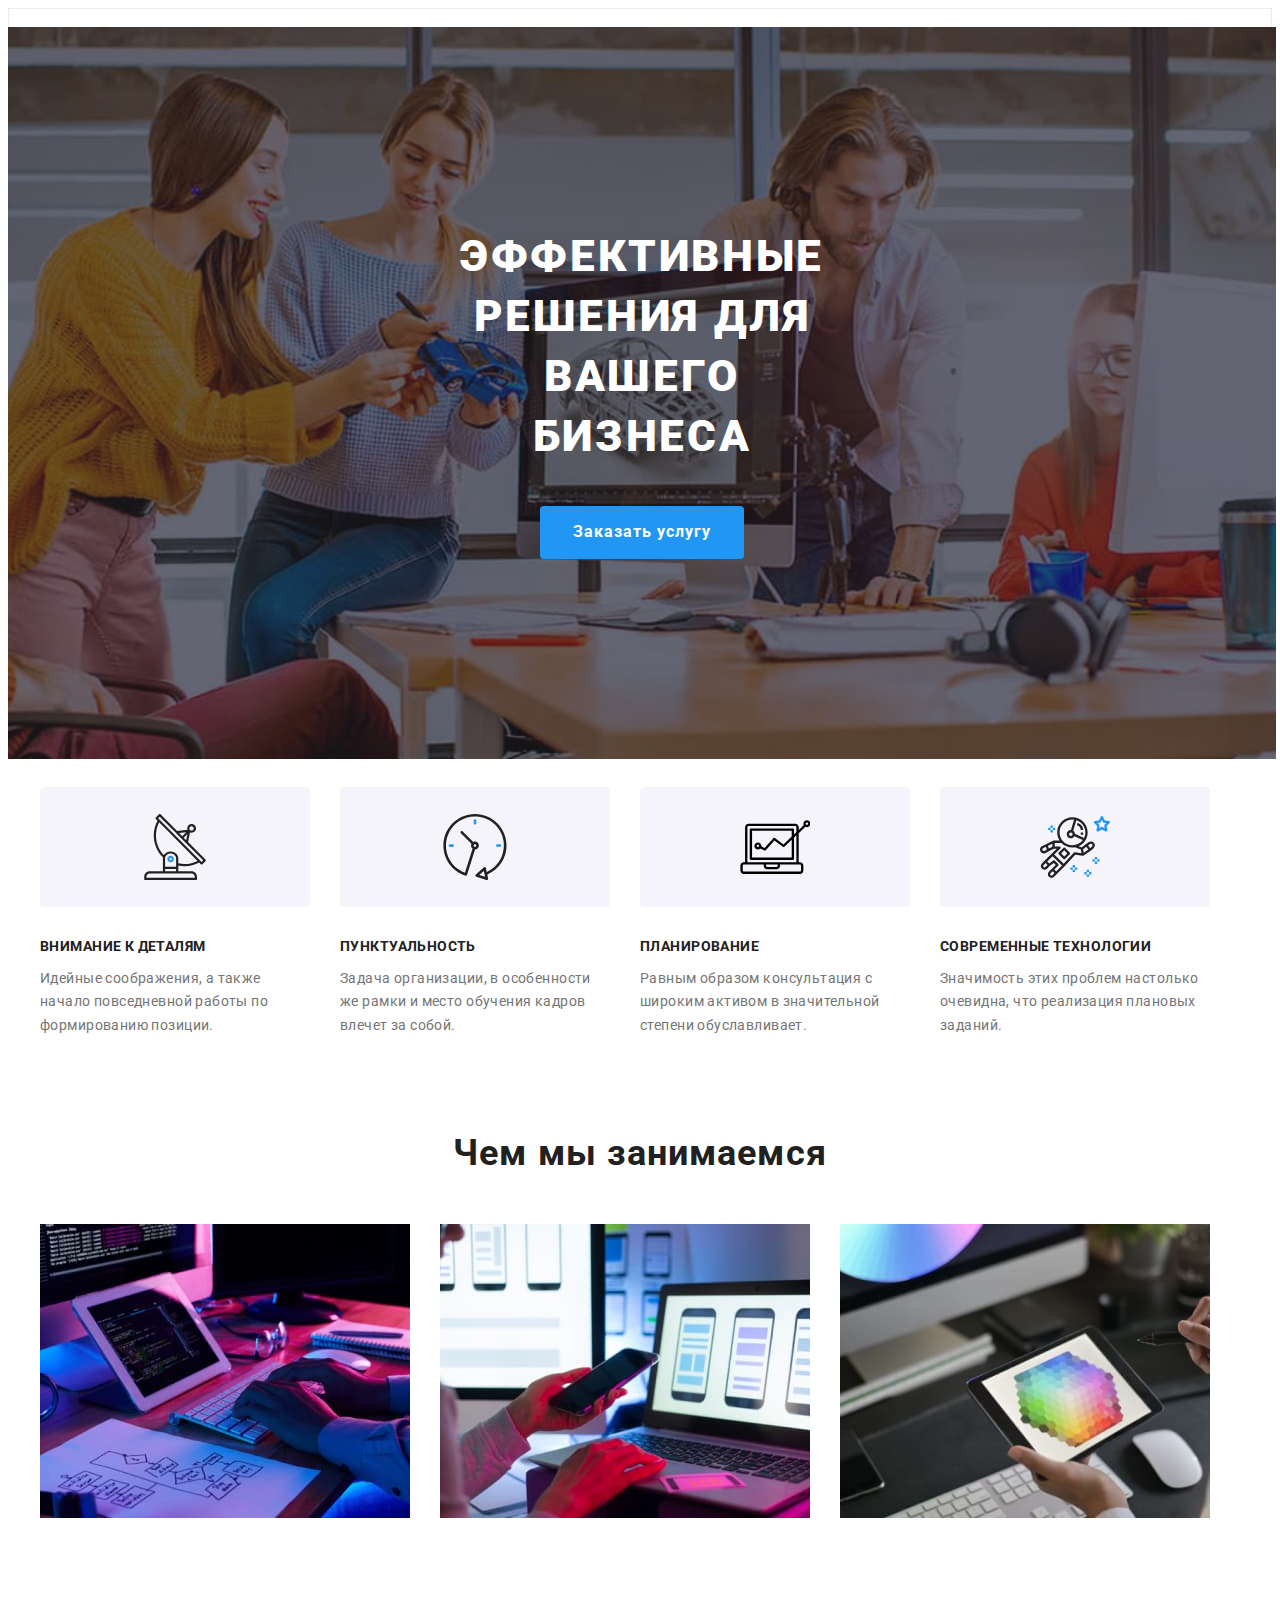
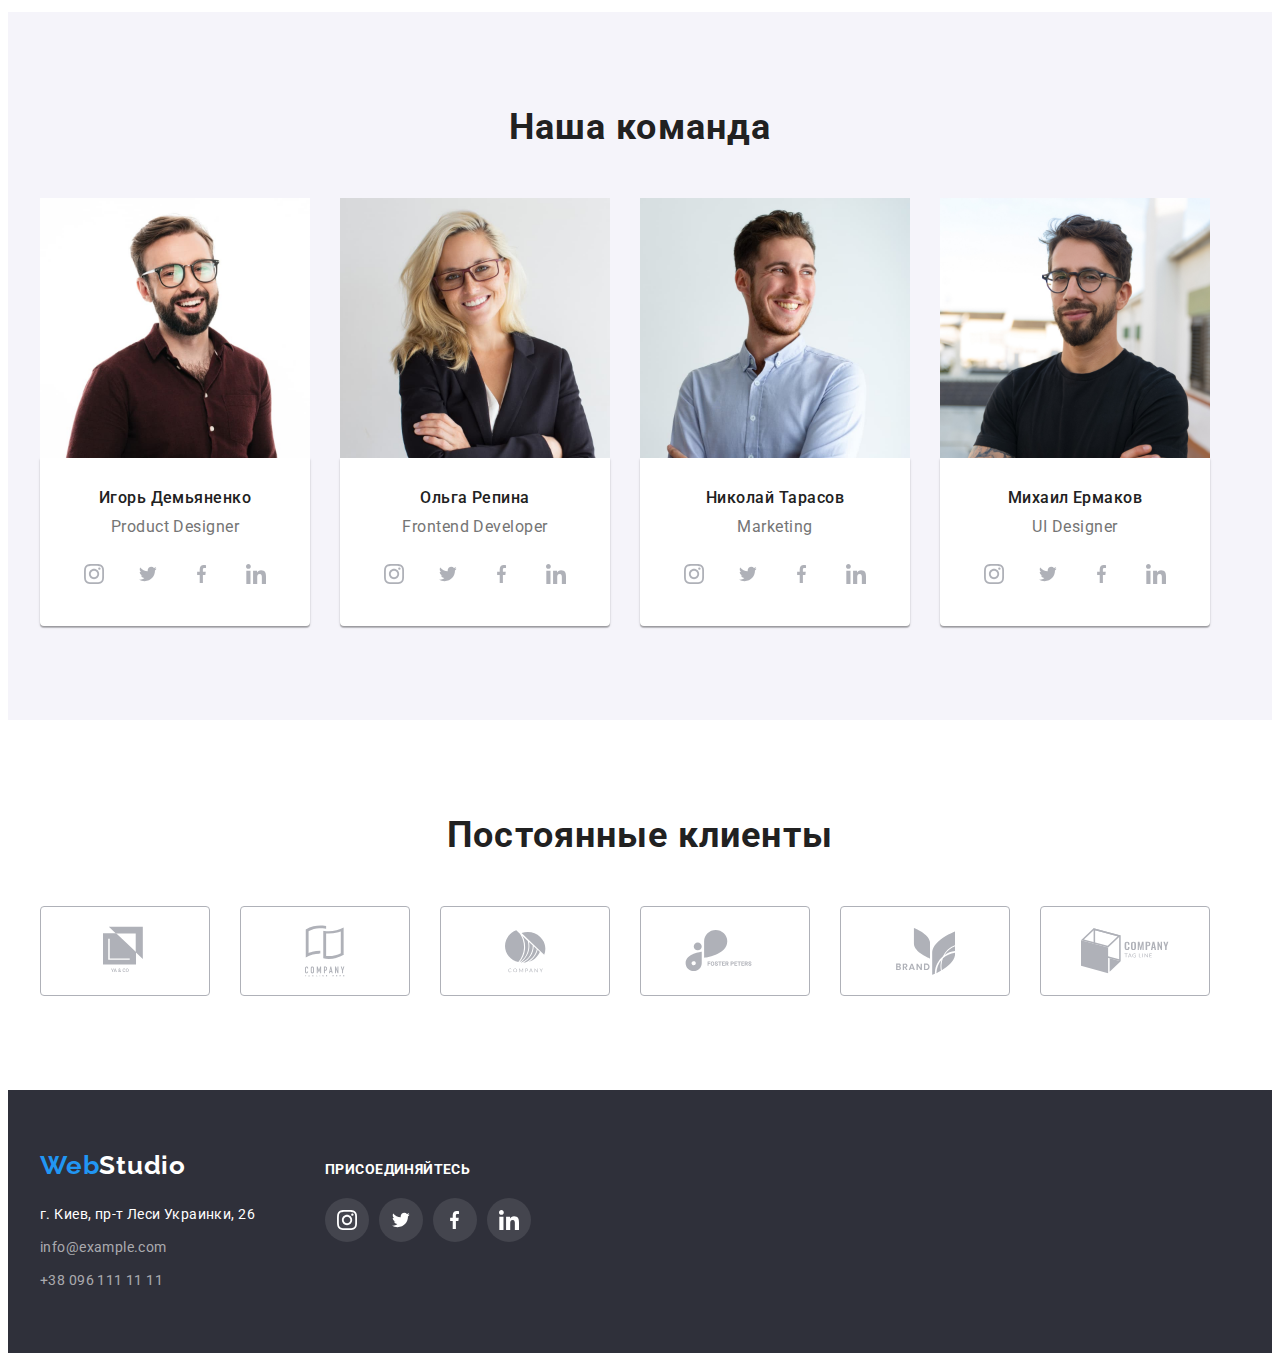
<file: index.html>
<!DOCTYPE html>
<html lang="ru">
<head>
    <meta charset="UTF-8">
    <meta name="viewport" content="width=device-width, initial-scale=1.0">
    <title>home-work-04</title>
    <link rel="preconnect" href="https://fonts.gstatic.com">
<link href="https://fonts.googleapis.com/css2?family=Raleway:wght@700&family=Roboto:wght@400;500;700;900&display=swap" rel="stylesheet">
<link rel="stylesheet" href="https://cdnjs.cloudflare.com/ajax/libs/modern-normalize/1.0.0/modern-normalize.min.css" integrity="sha512-ISS7cAi1PEhQ8jnbJpJZMd29NlhNj4AWYyLOSp2CE/CsHxTCu+r+t0D2yoJudVrd0/8fTVPUVDzY5Tvli75u/g==" crossorigin="anonymous" />
<!-- <link rel="stylesheet" href="./css/styles.css"> -->
    <link rel="stylesheet" href="./css/styles.css">

</head>
<body>
    
    <header class="contacts">        
    <!--Логотип-->
    <div class="container"> 
    <nav class="top-contacts">
       <a class="logo" href="#"><span class="first-part">Web</span><span class="second-part">Studio</span></a> 
       <!--Навигация-->       
        <ul class="site-nav">
            <li class="item"><a class="current-link" href="./index.html">Студия</a></li>
            <li class="item"><a class="link" href="./portfolio.html">Портфолио</a></li>
            <li class="item"><a class="link" href="#">Контакты</a></li>              
        </ul>
     </nav>
<ul class="auth-nav">
    
        <li class="top">
            <a class="link" href="mailto:info@devstudio.com">
                <svg class="top-icon" width="16px" height="12px">
                <use href="./images/symbol-defs.svg#.iconenvelope"></use>
            </svg>info@devstudio.com
        </a>
        </li>        
        <li class="top">           
            <a class="link our-contacts" href="tel:+380961111111">
                <svg class="top-icon" width="10px" height="16px">
                <use href="./images/symbol-defs.svg#.iconphone"></use>
            </svg>+38 096 111 11 11
        </a>        
    </li>
        </ul>
    </div> 

  </header>

   <main>       
             <!--секция-герой-->
             
         <section class="hero">
            <div class="hero-overlay">
        <h1 class="title">Эффективные решения для вашего бизнеса</h1>
        <a class="button" href="#">Заказать услугу</a>
    </div>
    </section>  
          
       <section class="review"> 
            <div class="container">
          <ul class="description">
              <li class="item">
                  <div class="review-box">
                <svg class="review-icon" width="66px" height="70px">
                    <use href="./images/symbol-defs.svg#.iconantenna"></use>
                </svg>
                </div>
                  <h3 class="title">Внимание к деталям</h3>
                <p class="content">Идейные соображения, а также начало повседневной работы по формированию позиции.</p>
            </li>
              <li class="item">
                <div class="review-box">
                <svg class="review-icon" width="66px" height="70px">
                    <use href="./images/symbol-defs.svg#.iconclock"></use>
                </svg>
                </div>
                  <h3 class="title">Пунктуальность</h3>
                  <p class="content">Задача организации, в особенности же рамки и место обучения кадров влечет за собой.</p>
              </li>
              <li class="item">
                <div class="review-box">
                <svg class="review-icon" width="70px" height="54px">
                    <use href="./images/symbol-defs.svg#.iconcomputer"></use>
                </svg>
                </div>
                  <h3 class="title">Планирование</h3>
                  <p class="content">Равным образом консультация с широким активом в значительной степени обуславливает.</p>
              </li>
              <li class="item">
                <div class="review-box">
                <svg class="review-icon" width="70px" height="70px">
                    <use href="./images/symbol-defs.svg#.iconastronaut"></use>
                </svg>
                </div>
                  <h3 class="title">Современные технологии</h3>
                  <p class="content">Значимость этих проблем настолько очевидна, что реализация плановых заданий.</p>
              </li>
            </ul>
        </div> 
    </section> 

           <section class="occupation"> 
                      
           <h2 class="exposition-title">Чем мы занимаемся</h2>          
           <ul class="images-list">
               <li class="item"><img src="./images/img(1).jpg" alt="Планшет с html разметкой" width="370" height="294"></li>
               <li class="item"><img src="./images/img(2).jpg" alt="Ноутбук с изображением схем макетов на мобильных устройствах" width="370" height="294"></li>
               <li class="item"><img src="./images/img(3).jpg" alt="Планшет с изображением палитры цветов" width="370" height="294"></li> 
           </ul> 
                  
       </section>  

       <section class="our-team">

           <h2 class="our-team-title">Наша команда</h2>
           <div class="container">
           <ul class="team">
               <li class="clause">
                   <img src="images/ИгорьДемьяненко.jpg" alt="Игорь Демьяненко" width="270" height="260">
                   <div class="information">
                       <h3 class="title">Игорь Демьяненко</h3>
                       <p class="content">Product Designer</p>
                       <ul class="socials">
                       <li class="item">
                           <a class="socials-link" href="#">
                               <svg class="team-icon" width="20px" height="20px">
                                   <use href="./images/symbol-defs.svg#.iconinstagram">
                                </use>
                            </svg>
                        </a>
                        </li>
                        <li class="item">
                            <a class="socials-link" href="#">
                                <svg class="team-icon" width="20px" height="16px">
                                    <use href="./images/symbol-defs.svg#.icontwitter">
                                 </use>
                             </svg>
                         </a>
                         </li>
                         <li class="item">
                            <a class="socials-link" href="#">
                                <svg class="team-icon" width="10px" height="20px">
                                    <use href="./images/symbol-defs.svg#.iconfacebook">
                                 </use>
                             </svg>
                         </a>
                         </li>
                         <li class="item">
                            <a class="socials-link" href="#">
                                <svg class="team-icon" width="20px" height="20px">
                                    <use href="./images/symbol-defs.svg#.iconlinkedin">
                                 </use>
                             </svg>
                         </a>
                         </li>
                    </ul>
                   </div>
                   
               </li>
               <li class="clause">
                   <img src="images/ОльгаРепина.jpg" alt="Ольга Репина" width="270" height="260">
                   <div class="information">
                    <h3 class="title">Ольга Репина</h3>
                    <p class="content">Frontend Developer</p>
                    <ul class="socials">
                        <li class="item">
                            <a class="socials-link" href="#">
                                <svg class="team-icon" width="20px" height="20px">
                                    <use href="./images/symbol-defs.svg#.iconinstagram">
                                 </use>
                             </svg>
                         </a>
                         </li>
                         <li class="item">
                             <a class="socials-link" href="#">
                                 <svg class="team-icon" width="20px" height="16px">
                                     <use href="./images/symbol-defs.svg#.icontwitter">
                                  </use>
                              </svg>
                          </a>
                          </li>
                          <li class="item">
                             <a class="socials-link" href="#">
                                 <svg class="team-icon" width="10px" height="20px">
                                     <use href="./images/symbol-defs.svg#.iconfacebook">
                                  </use>
                              </svg>
                          </a>
                          </li>
                          <li class="item">
                             <a class="socials-link" href="#">
                                 <svg class="team-icon" width="20px" height="20px">
                                     <use href="./images/symbol-defs.svg#.iconlinkedin">
                                  </use>
                              </svg>
                          </a>
                          </li>
                     </ul>
                </div>
               </li>
               <li class="clause">
                   <img src="images/НиколайТарасов.jpg" alt="Николай Тарасов" width="270" height="260">
                   <div class="information">
                    <h3 class="title">Николай Тарасов</h3>
                    <p class="content">Marketing</p>
                    <ul class="socials">
                        <li class="item">
                            <a class="socials-link" href="#">
                                <svg class="team-icon" width="20px" height="20px">
                                    <use href="./images/symbol-defs.svg#.iconinstagram">
                                 </use>
                             </svg>
                         </a>
                         </li>
                         <li class="item">
                             <a class="socials-link" href="#">
                                 <svg class="team-icon" width="20px" height="16px">
                                     <use href="./images/symbol-defs.svg#.icontwitter">
                                  </use>
                              </svg>
                          </a>
                          </li>
                          <li class="item">
                             <a class="socials-link" href="#">
                                 <svg class="team-icon" width="10px" height="20px">
                                     <use href="./images/symbol-defs.svg#.iconfacebook">
                                  </use>
                              </svg>
                          </a>
                          </li>
                          <li class="item">
                             <a class="socials-link" href="#">
                                 <svg class="team-icon" width="20px" height="20px">
                                     <use href="./images/symbol-defs.svg#.iconlinkedin">
                                  </use>
                              </svg>
                          </a>
                          </li>
                     </ul>
                </div>
               </li>
               <li class="clause">
                   <img src="images/МихаилЕрмаков.jpg" alt="Михаил Ермаков" width="270" height="260">
                   <div class="information">
                    <h3 class="title">Михаил Ермаков</h3>
                    <p class="content">UI Designer</p>
                    <ul class="socials">
                        <li class="item">
                            <a class="socials-link" href="#">
                                <svg class="team-icon" width="20px" height="20px">
                                <use href="./images/symbol-defs.svg#.iconinstagram">
                                 </use>
                             </svg>
                         </a>
                         </li>
                         <li class="item">
                             <a class="socials-link" href="#">
                                 <svg class="team-icon" width="20px" height="16px">
                                     <use href="./images/symbol-defs.svg#.icontwitter">
                                  </use>
                              </svg>
                          </a>
                          </li>
                          <li class="item">
                             <a class="socials-link" href="#">
                                 <svg class="team-icon" width="10px" height="20px">
                                     <use href="./images/symbol-defs.svg#.iconfacebook">
                                  </use>
                              </svg>
                          </a>
                          </li>
                          <li class="item">
                             <a class="socials-link" href="#">
                                 <svg class="team-icon" width="20px" height="20px">
                                     <use href="./images/symbol-defs.svg#.iconlinkedin">
                                  </use>
                              </svg>
                          </a>
                          </li>
                     </ul>
                </div>
               </li>
           </ul> 
         </div>   
       </section>
       
       <section class="our-clients">
        <h3 class="title">Постоянные клиенты</h3>
        <div class="container">
        <ul class="standing-customer">
            <li class="item">
                <a class="client-link" href="#">
                    <svg class="customer-icon" width="44px" height="50px">
                        <use  href="./images/symbol-defs.svg#.iconlogo-1"></use>
                    </svg>
                </a>
            </li>
            <li class="item">
                <a class="client-link" href="#">
                    <svg class="customer-icon" width="40px" height="52px">
                        <use href="./images/symbol-defs.svg#.iconlogo-2"></use>
                    </svg>
                </a>
            </li>
            <li class="item">
                <a class="client-link" href="#">
                    <svg class="customer-icon" width="41px" height="43px">
                        <use href="./images/symbol-defs.svg#.iconlogo-3"></use>
                    </svg>
                </a>
            </li>
            <li class="item">
                <a class="client-link" href="#">
                    <svg class="customer-icon" width="80px" height="42px">
                        <use href="./images/symbol-defs.svg#.iconlogo-4"></use>
                    </svg>
                </a>
            </li>
            <li class="item">
                <a class="client-link" href="#">
                    <svg class="customer-icon" width="59px" height="47px">
                        <use href="./images/symbol-defs.svg#.iconlogo-5"></use>
                    </svg>
                </a>
            </li>
            <li class="item">
                <a class="client-link" href="#">
                    <svg class="customer-icon" width="88px" height="46px">
                        <use href="./images/symbol-defs.svg#.iconlogo-6"></use>
                    </svg>
                </a>
            </li>
        </ul>
    </div>

       </section>    
       
           </main> 
   <footer class="contacts-accent">
       <!--Логотип-->
       <div class="container-bottom">  
               
            <div class="adress-part"> 
    <a class="logo column" href="#"><span class="first-part">Web</span><span class="contrast">Studio</span></a>
       
    <address>
        <p class="location">г. Киев, пр-т Леси Украинки, 26</p>        
        <ul class="option">
            <li class="item"><a class="link" href="mailto:info@example.com">info@example.com</a></li>
           <li class="item"><a class="link" href="tel:+380961111111">+38 096 111 11 11</a></li>
        </ul>    
    </address> 
    </div>
     <div class="offer-part"> 
    <h3 class="offer-title">присоединяйтесь</h3>   
        <ul >
            <li class="footer-socials">
                <a class="footer-link" href="#">
                    <svg class="footer-icon" width="20px" height="20px">
                        <use href="./images/symbol-defs.svg#.iconinstagram">
                     </use>
                 </svg>
             </a>
             </li>
             <li class="footer-socials">
                 <a class="footer-link" href="#">
                     <svg class="footer-icon" width="20px" height="16px">
                         <use href="./images/symbol-defs.svg#.icontwitter">
                      </use>
                  </svg>
              </a>
              </li>
              <li class="footer-socials">
                 <a class="footer-link" href="#">
                     <svg class="footer-icon" width="10px" height="20px">
                         <use href="./images/symbol-defs.svg#.iconfacebook">
                      </use>
                  </svg>
              </a>
              </li>
              <li class="footer-socials">
                 <a class="footer-link" href="#">
                     <svg class="footer-icon" width="20px" height="20px">
                         <use href="./images/symbol-defs.svg#.iconlinkedin">
                      </use>
                  </svg>
              </a>
              </li>
         </ul>
        </div> 
</div> 
</footer>
</body>
</html>
</file>
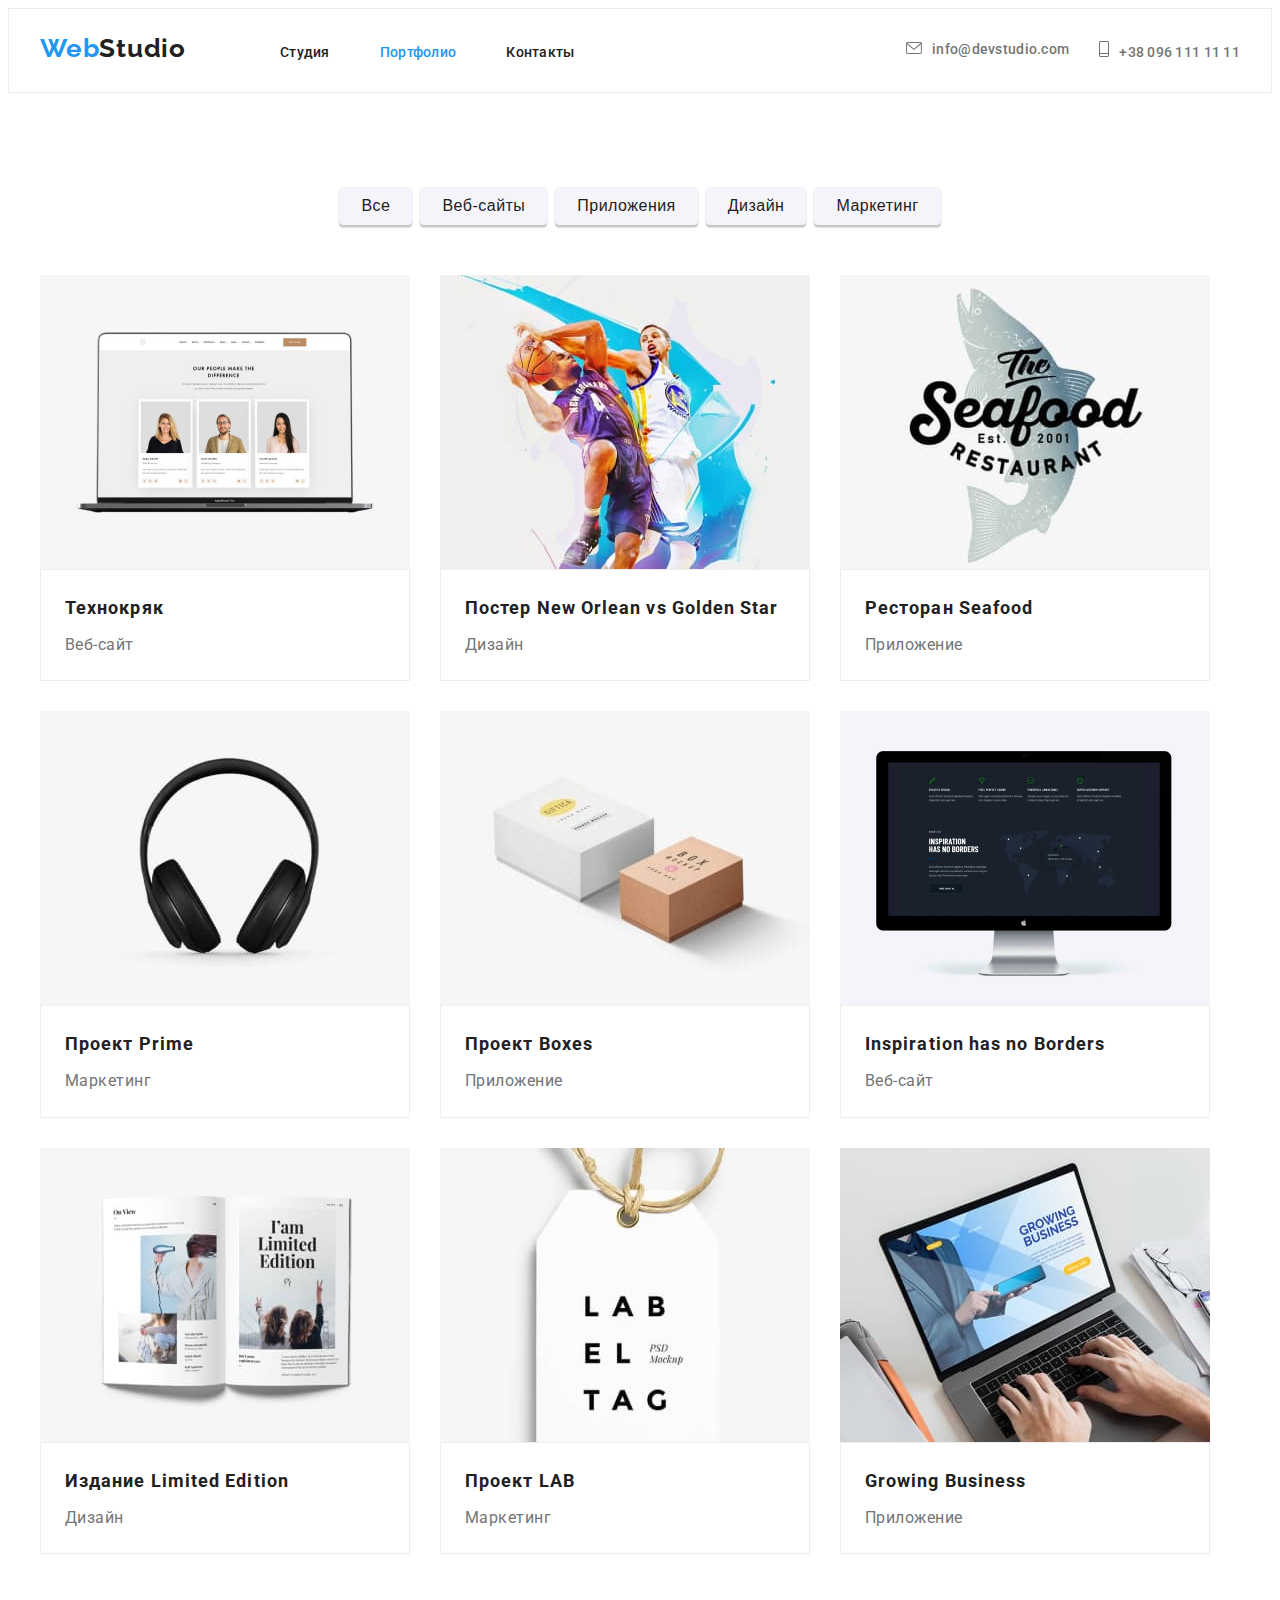
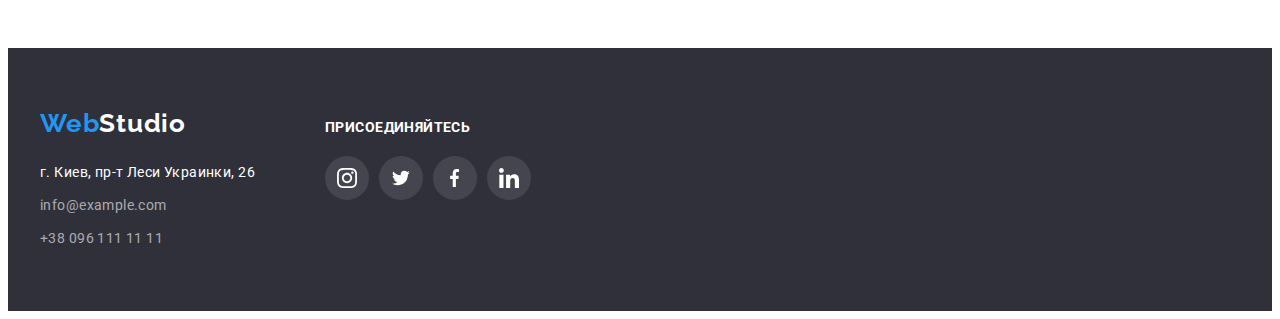
<file: portfolio.html>
<!DOCTYPE html>
<html lang="ru">
<head>
    <meta charset="UTF-8">
    <meta name="viewport" content="width=device-width, initial-scale=1.0">
    <title>home-work-04</title>
    <link rel="preconnect" href="https://fonts.gstatic.com">
<link href="https://fonts.googleapis.com/css2?family=Raleway:wght@700&family=Roboto:wght@400;500;700;900&display=swap" rel="stylesheet">
<link rel="stylesheet" href="https://cdnjs.cloudflare.com/ajax/libs/modern-normalize/1.0.0/modern-normalize.min.css" integrity="sha512-ISS7cAi1PEhQ8jnbJpJZMd29NlhNj4AWYyLOSp2CE/CsHxTCu+r+t0D2yoJudVrd0/8fTVPUVDzY5Tvli75u/g==" crossorigin="anonymous" />
    <link rel="stylesheet" href="./css/styles.css">
</head>
<body>
  
<header class="contacts">    
    <!--Логотип-->
    <div class="container">
        <nav class="top-contacts">
            <a class="logo" href="#"><span class="first-part">Web</span><span class="second-part">Studio</span></a>
            <!--Навигация-->
            <ul class="site-nav">
                <li class="item"><a class="link"  href="./index.html">Студия</a></li>
                <li class="item"><a class="current-link" href="./portfolio.html">Портфолио</a></li>
                <li class="item"><a class="link" href="#">Контакты</a></li>
            </ul>
        </nav>
        <ul class="auth-nav">
    
            <li class="top">                   
                    <a class="link" href="mailto:info@devstudio.com">
                        <svg class="top-icon" width="16px" height="12px">
                        <use href="./images/symbol-defs.svg#.iconenvelope"></use>
                    </svg>info@devstudio.com
                </a>    
                </li>    
            <li class="top">
                    <a class="link our-contacts" href="tel:+380961111111">
                        <svg class="top-icon" width="10px" height="16px">
                        <use href="./images/symbol-defs.svg#.iconphone"></use>
                    </svg>+38 096 111 11 11
                </a>               
            </li>
        </ul>
    </div>
        </header> 

        <main class="project-demonstration">  
            <section class="work-example">  
            <!--<h1>Примеры реализованных проектов</h1>-->
            <div class="example-container">
    <ul class="filter"> 
        <li class="item"><button class="type-button">Все</button></li> 
        <li class="item"><button class="type-button">Веб-сайты</button></li>
        <li class="item"><button class="type-button">Приложения</button></li>
        <li class="item"><button class="type-button">Дизайн</button></li>
        <li class="item"><button class="type-button">Маркетинг</button></li>
    </ul>   
            
        <ul class="example">
            <li class="item">
                <a class="link" href="#">
                <img src="./images/Технокряк.jpg" alt="Ноутбук с изображением членов команды" width="370" height="294">
                <div class="text">
                    <h3 class="title">Технокряк</h3>
                    <p class="content">Веб-сайт</p>
                </div>
                </a>
            </li>
            <li class="item">
                <a class="link" href="#">
                <img src="./images/ПостерNewOrleanvsGoldenStar.jpg" alt="Баскетболисты в процессе игры" width="370" height="294">
                <div class="text">
                    <h3 class="title">Постер New Orlean vs Golden Star</h3>
                    <p class="content">Дизайн</p>
                </div>
                </a>
            </li>
            <li class="item">
                <a class="link" href="#">
                <img src="./images/РесторанSeafood.jpg" alt="Логотип ресторана в виде большой рыбы" width="370" height="294">
                <div class="text">
                    <h3 class="title">Ресторан Seafood</h3>
                    <p class="content">Приложение</p>
                </div>
                </a>
            </li>
                <li class="item">
                    <a class="link" href="#">
                    <img src="./images/ПроектPrime.jpg" alt="Черные наушники" width="370" height="294">
                    <div class="text">
                        <h3 class="title">Проект Prime</h3>
                        <p class="content">Маркетинг</p>
                    </div>
                    </a>
                </li> 
                
                <li class="item">
                    <a class="link" href="#">
                    <img src="./images/ПроектBoxes.jpg" alt="Белая и кремовая коробочки" width="370" height="294">
                    <div class="text">
                        <h3 class="title">Проект Boxes</h3>
                        <p class="content">Приложение</p>
                    </div>
                    </a>
                </li> 
                <li class="item">
                    <a class="link" href="#">
                    <img src="./images/InspirationhasnoBorders.jpg" alt="Монитор компьютера" width="370" height="294">
                    <div class="text">
                        <h3 class="title">Inspiration has no Borders</h3>
                        <p class="content">Веб-сайт</p>
                    </div>
                    </a>
                </li> 
                <li class="item">
                    <a class="link" href="#">
                    <img src="./images/ИзданиеLimitedEdition.jpg" alt="Разворот книги с картинками" width="370" height="294">
                    <div class="text">
                        <h3 class="title">Издание Limited Edition</h3>
                        <p class="content">Дизайн</p>
                    </div>
                    </a>
                </li> 
                <li class="item">
                    <a class="link" href="#">
                    <img src="./images/ПроектLAB.jpg" alt="Лейба для одежды" width="370" height="294">
                    <div class="text">
                        <h3 class="title">Проект LAB</h3>
                        <p class="content">Маркетинг</p>
                    </div>
                    </a>
                </li> 
                <li class="item">
                    <a class="link" href="#">
                    <img src="./images/GrowingBusiness.jpg" alt="НоутбукБ на экране которого открыто приложение" width="370" height="294">
                    <div class="text">
                        <h3 class="title">Growing Business</h3>
                        <p class="content">Приложение</p>
                    </div>
                    </a>
                </li>                             
        </ul> 
    </div>  
</section>    
       </main>
     
<footer class="contacts-accent">
    <!--Логотип-->
    <div class="container-bottom">

        <div class="adress-part">
            <a class="logo column" href="#"><span class="first-part">Web</span><span class="contrast">Studio</span></a>

            <address>
                <p class="location">г. Киев, пр-т Леси Украинки, 26</p>
                <ul class="option">
                    <li class="item"><a class="link" href="mailto:info@example.com">info@example.com</a></li>
                    <li class="item"><a class="link" href="tel:+380961111111">+38 096 111 11 11</a></li>
                </ul>
            </address>
        </div>
        <div class="offer-part">
            <h3 class="offer-title">присоединяйтесь</h3>
            <ul>
                <li class="footer-socials">
                    <a class="footer-link" href="#">
                        <svg class="footer-icon" width="20px" height="20px">
                            <use href="./images/symbol-defs.svg#.iconinstagram">
                            </use>
                        </svg>
                    </a>
                </li>
                <li class="footer-socials">
                    <a class="footer-link" href="#">
                        <svg class="footer-icon" width="20px" height="16px">
                            <use href="./images/symbol-defs.svg#.icontwitter">
                            </use>
                        </svg>
                    </a>
                </li>
                <li class="footer-socials">
                    <a class="footer-link" href="#">
                        <svg class="footer-icon" width="10px" height="20px">
                            <use href="./images/symbol-defs.svg#.iconfacebook">
                            </use>
                        </svg>
                    </a>
                </li>
                <li class="footer-socials">
                    <a class="footer-link" href="#">
                        <svg class="footer-icon" width="20px" height="20px">
                            <use href="./images/symbol-defs.svg#.iconlinkedin">
                            </use>
                        </svg>
                    </a>
                </li>
            </ul>
        </div>
    </div>
</footer>
</body>
</html>
</file>
<file: css/styles.css>
:root {
  --primary-text-color: #757575;
  --title-text-color: #212121;
  --accent-color: #2196f3;
  --title-accent: #ffffff;
  --background-strong-accent: #2f303a;
  --background-sоft-accent: #f5f4fa;
  --background: #ffffff;
  --logo-color: #afb1b8;
  --footer-link: rgba(255, 255, 255, 0.1);
}

a {
  text-decoration: none;
}
body {
  color: var(--primary-text-color);

  font-family: "Roboto", "Raleway", sans-serif;
  font-weight: 400;
  font-size: 14px;
  line-height: 2;
  letter-spacing: 0.03em;
}

h1,
h2,
h3 {
  color: var(--title-text-color);
  margin: 0;
}

ul {
  list-style: none;
  display: flex;
  padding-inline-start: 0px;
  margin: 0px;
}

nav {
  display: flex;
}

img {
  display: block;
  max-width: 100%;
  height: auto;
}

address {
  font-style: normal;
}
p {
  margin: 0;
}

.top-contacts {
  align-items: baseline;
}

.container {
  display: flex;
  width: 1200px;
  padding-left: 15px;
  padding-right: 15px;
  margin-right: auto;
  margin-left: auto;
}

.container-bottom {
  display: flex;
  justify-content: start;
  align-items: baseline;
  width: 1200px;
  padding-left: 15px;
  padding-right: 15px;
  margin-right: auto;
  margin-left: auto;
}

.filter-container {
  display: block;
  width: 1200px;
  padding-left: 15px;
  padding-right: 15px;
  margin-right: auto;
  margin-left: auto;
}

.example-container {
  display: block;
  width: 1200px;
  padding-left: 15px;
  padding-right: 15px;
  margin-right: auto;
  margin-left: auto;
}

.back {
  background-color: var(--background);
}

.back-soft {
  background-color: var(--background-sоft-accent);
}

.hero {
  background-color: var(--background-strong-accent);
  display: flex;
  flex-direction: column;
  align-items: center;
  justify-content: center;
  text-align: center;
  max-width: 1600px;
  height: 600px;
  margin-left: auto;
  margin-right: auto;
}
/* Стилизация блока героя */

.hero-overlay {
  height: 600px;
  max-width: 1600px;
  background-image: linear-gradient(
      to right,
      rgba(47, 48, 58, 0.4),
      rgba(47, 48, 58, 0.4)
    ),
    url(../images/Герой.jpg);

  padding-top: 200px;
  padding-bottom: 200px;
  margin-left: auto;
  margin-right: auto;
  background-size: cover;
  background-repeat: no-repeat;
  background-position: center;
}

.hero .title {
  color: var(--title-accent);
  font-weight: 900;
  font-size: 44px;
  line-height: 1.36;
  letter-spacing: 0.06em;
  text-transform: uppercase;
  padding-left: 452px;
  padding-right: 452px;
  margin-bottom: 40px;
}

.hero .button {
  color: var(--title-accent);
  background-color: var(--accent-color);
  text-decoration: none;
  font-weight: 700;
  letter-spacing: 0.06em;
  font-size: 16px;
  line-height: 1.9;

  display: inline-block;
  border: 1px solid transparent;
  border-radius: 4px;

  padding-top: 10px;
  padding-bottom: 10px;
  padding-right: 32px;
  padding-left: 32px;
}

.contacts {
  color: var(--title-text-color);
  background-color: var(--title-accent);
  border: 1px solid #ececec;

  font-weight: 500;
  font-size: 14px;
  line-height: 16px;
  letter-spacing: 0.02em;
}

.contacts .link {
  color: var(--title-text-color);
  text-decoration: none;
}

.contacts-accent .link:hover,
.contacts-accent .link:focus,
.contacts .top-contacts .link:hover,
.contacts .top-contacts .link:focus {
  color: var(--accent-color);
}

.contacts .top-contacts .link {
  color: var(--title-text-color);
}

.top-contacts .logo {
  text-decoration: none;
  font-family: "Raleway", sans-serif;
  font-weight: 700;
  font-size: 26px;
  line-height: 1.19;
  letter-spacing: 0.03em;
  padding-top: 24px;
  padding-bottom: 25px;
  display: inline-block;
}

.contacts-accent .logo {
  text-decoration: none;
  font-family: "Raleway", sans-serif;
  font-weight: 700;
  font-size: 26px;
  line-height: 1.19;
  letter-spacing: 0.03em;
}

.logo > .first-part {
  color: var(--accent-color);
}

.logo > .second-part {
  color: var(--title-text-color);
}

.logo .contrast {
  color: var(--title-accent);
}

.site-nav .item:not(:first-child) {
  margin-left: 50px;
}

.site-nav {
  margin-left: 94px;
}

.site-nav .link {
  padding-bottom: 32px;
  padding-top: 32px;
}

.auth-nav {
  margin-left: auto;
}

.auth-nav .link {
  color: var(--primary-text-color);
  display: inline-block;
  padding-top: 32px;
  padding-bottom: 32px;
}

.auth-nav .link:hover,
.auth-nav .link:focus {
  color: var(--accent-color);
}

.auth-nav .top {
  margin-left: 30px;
}

.auth-nav .top-icon {
  margin-right: 10px;
  fill: currentColor;
}

.type-button {
  font-weight: 500;
  font-size: 16px;
  line-height: 1.62;

  text-align: center;
  letter-spacing: 0.03em;
  color: var(--title-text-color);
  background-color: var(--background-sоft-accent);
  box-shadow: 0px 3px 1px rgba(0, 0, 0, 0.1), 0px 1px 2px rgba(0, 0, 0, 0.08),
    0px 2px 2px rgba(0, 0, 0, 0.12);
  border: transparent;
  border-radius: 4px;
  padding-top: 6px;
  padding-bottom: 6px;
  padding-right: 22px;
  padding-left: 22px;
}

.type-button:hover,
.type-button:focus {
  background-color: var(--accent-color);
  color: var(--title-accent);
}

.description .item {
  max-width: 270px;
}

.description .item:not(:first-child) {
  margin-left: 30px;
}

.review-icon {
  display: block;
}

.review {
  background-color: var(--background);
  padding-top: 94px;
  padding-bottom: 94px;
  max-width: 1600px;
  margin-right: auto;
  margin-left: auto;
}

.review-box {
  display: flex;
  justify-content: center;
  align-items: center;
  width: 270px;
  height: 120px;
  background: var(--background-sоft-accent);
  border: transparent;
  border-radius: 4px;
  margin-bottom: 30px;
}

.description .title {
  font-weight: 700;
  font-size: 14px;
  line-height: 1.4;
  letter-spacing: 0.03em;
  text-transform: uppercase;
  margin-bottom: 10px;
}

.description .content {
  font-weight: 400;
  font-size: 14px;
  line-height: 1.7;
  letter-spacing: 0.03em;
}

.occupation {
  background-color: var(--background);
  padding-bottom: 94px;
  max-width: 1600px;
  margin-right: auto;
  margin-left: auto;
}

.exposition-title {
  display: block;
  font-weight: 700;
  font-size: 36px;
  line-height: 1.17;
  text-align: center;
  letter-spacing: 0.03em;
  margin-bottom: 50px;
}

.images-list .item:not(:first-child) {
  margin-left: 30px;
}

.images-list {
  display: flex;
  width: 1200px;
  padding-left: 15px;
  padding-right: 15px;
  margin-right: auto;
  margin-left: auto;
}

.our-team {
  background-color: var(--background-sоft-accent);
  padding-top: 94px;
  padding-bottom: 94px;
  max-width: 1600px;
  margin-right: auto;
  margin-left: auto;
}

.socials-link {
  box-sizing: border-box;
  background-position: center;
  background-color: var(--background);
  padding: 0;
  border: none;
  border-radius: 50%;
  display: flex;
  justify-content: center;
  align-items: center;
  width: 44px;
  height: 44px;
}

.socials-link:hover,
.socials-link:focus {
  background-color: var(--accent-color);
}

.team-icon {
  fill: var(--logo-color);
}

.socials-link:hover .team-icon,
.socials-link:focus .team-icon {
  fill: var(--title-accent);
}

.socials {
  justify-content: center;
}

.socials .item {
  margin-left: 10px;
}

.socials .item:first-child {
  margin-left: 0px;
}

/* Оформление секции "Наши клиенты" */
.client-link {
  box-sizing: border-box;
  border: 1px solid #afb1b8;
  border-radius: 4px;
  background-position: center;
  padding: 0;
  display: flex;
  justify-content: center;
  align-items: center;
  width: 170px;
  height: 90px;
}

.standing-customer > .item {
  margin-left: 30px;
}

.standing-customer > .item:first-child {
  margin-left: 0px;
}

.customer-icon {
  fill: var(--logo-color);
}

.client-link:hover,
.client-link:focus {
  border-color: var(--accent-color);
}

.client-link:hover .customer-icon,
.client-link:focus .customer-icon {
  fill: var(--accent-color);
}

.clause {
  width: 270px;
}

.team .clause:not(:first-child) {
  margin-left: 30px;
}

.our-team-title {
  font-weight: 700;
  font-size: 36px;
  line-height: 1.17;
  text-align: center;
  letter-spacing: 0.03em;
  display: block;
  margin-bottom: 50px;
}
.our-clients {
  padding-top: 94px;
  padding-bottom: 94px;
  max-width: 1600px;
  margin-right: auto;
  margin-left: auto;
}

.our-clients .title {
  font-weight: 700;
  font-size: 36px;
  line-height: 1.17;
  text-align: center;
  letter-spacing: 0.03em;
  display: block;
  margin-bottom: 50px;
}

/* Оформление футера */

.contrast-accent .logo {
  margin-bottom: 20px;
}

address {
  margin-top: 20px;
}

.location {
  white-space: nowrap;
  color: var(--title-accent);
  font-weight: 400;
  font-size: 14px;
  line-height: 1.7;
  letter-spacing: 0.03em;
  margin-bottom: 9px;
}

.option {
  display: block;
}

.option .link {
  font-weight: 400;
  font-size: 14px;
  line-height: 1.7;
  letter-spacing: 0.03em;
  color: rgba(255, 255, 255, 0.6);
  text-decoration: none;
}

.option .item {
  font-weight: 400;
  font-size: 14px;
  line-height: 1.71;
  letter-spacing: 0.03em;

  color: rgba(255, 255, 255, 0.6);

  margin-bottom: 9px;
}

.option .item:last-child {
  margin-bottom: 0px;
}

.offer-title {
  font-weight: 700;
  font-size: 14px;
  line-height: 1.14;
  letter-spacing: 0.03em;
  text-transform: uppercase;
  margin-bottom: 20px;

  color: var(--title-accent);
}

.offer-part {
  margin-left: 70px;
}

.footer-link {
  box-sizing: border-box;
  background-position: center;
  background-color: var(--footer-link);
  border: none;
  border-radius: 50%;
  display: flex;
  justify-content: center;
  align-items: center;
  width: 44px;
  height: 44px;
}
.footer-link:hover,
.footer-link:focus {
  background-color: var(--accent-color);
}
.footer-icon {
  fill: var(--title-accent);
}

.footer-socials {
  margin-left: 10px;
}

.footer-socials:first-child {
  margin-left: 0;
}

.information {
  padding-top: 30px;
  padding-bottom: 30px;
  padding-left: 5px;
  padding-right: 5px;
}

.team .information {
  text-align: center;
  background: var(--background);
  box-shadow: 0px 1px 3px rgba(0, 0, 0, 0.12), 0px 1px 1px rgba(0, 0, 0, 0.14),
    0px 2px 1px rgba(0, 0, 0, 0.2);
  border-radius: 0px 0px 4px 4px;
}

.information .title {
  font-weight: 500;
  font-size: 16px;
  line-height: 1.19;
  letter-spacing: 0.03em;
  text-align: center;

  margin-bottom: 10px;
}

.information .content {
  font-weight: 400;
  font-size: 16px;
  line-height: 1.19;

  text-align: center;
  letter-spacing: 0.03em;
  margin-bottom: 16px;
}

.project-demonstration {
  background-color: var(--background);
}

.work-example {
  padding-top: 94px;
  padding-bottom: 94px;
  max-width: 1600px;
  margin-right: auto;
  margin-left: auto;
}

.example .item {
  width: 370px;
  margin-left: 30px;
  margin-bottom: 30px;
}

.example .item:nth-child(3n + 1) {
  margin-left: 0;
}

.example .item:nth-last-child(-n + 3) {
  margin-bottom: 0;
}

.example .text {
  background: var(--background);
  border: 1px solid #eeeeee;
  box-sizing: border-box;
}

.text {
  padding-top: 20px;
  padding-bottom: 20px;
  padding-right: 24px;
  padding-left: 24px;
}

.text .title {
  margin-bottom: 4px;
}

.example {
  display: flex;
  flex-wrap: wrap;
}
.example .title {
  font-weight: 700;
  font-size: 18px;
  line-height: 2;
  letter-spacing: 0.06em;
}

.example .content {
  font-weight: 400;
  font-size: 16px;
  line-height: 1.9;
  letter-spacing: 0.03em;
  color: var(--primary-text-color);
}

.example .link {
  display: block;
}

.example .link:hover {
  box-shadow: 0px 1px 1px rgba(0, 0, 0, 0.12), 0px 4px 4px rgba(0, 0, 0, 0.06),
    1px 4px 6px rgba(0, 0, 0, 0.16);
}

.contacts-accent {
  background-color: var(--background-strong-accent);
  display: block;
  padding-top: 60px;
  padding-bottom: 60px;
  max-width: 1600px;
  margin-right: auto;
  margin-left: auto;
}

.current-link {
  color: var(--accent-color);
  text-decoration: none;
}
.filter {
  justify-content: center;
  margin-bottom: 50px;
}
.filter .item {
  margin-left: 8px;
}
.filter .item:first-child {
  margin-left: 0px;
}
</file>
